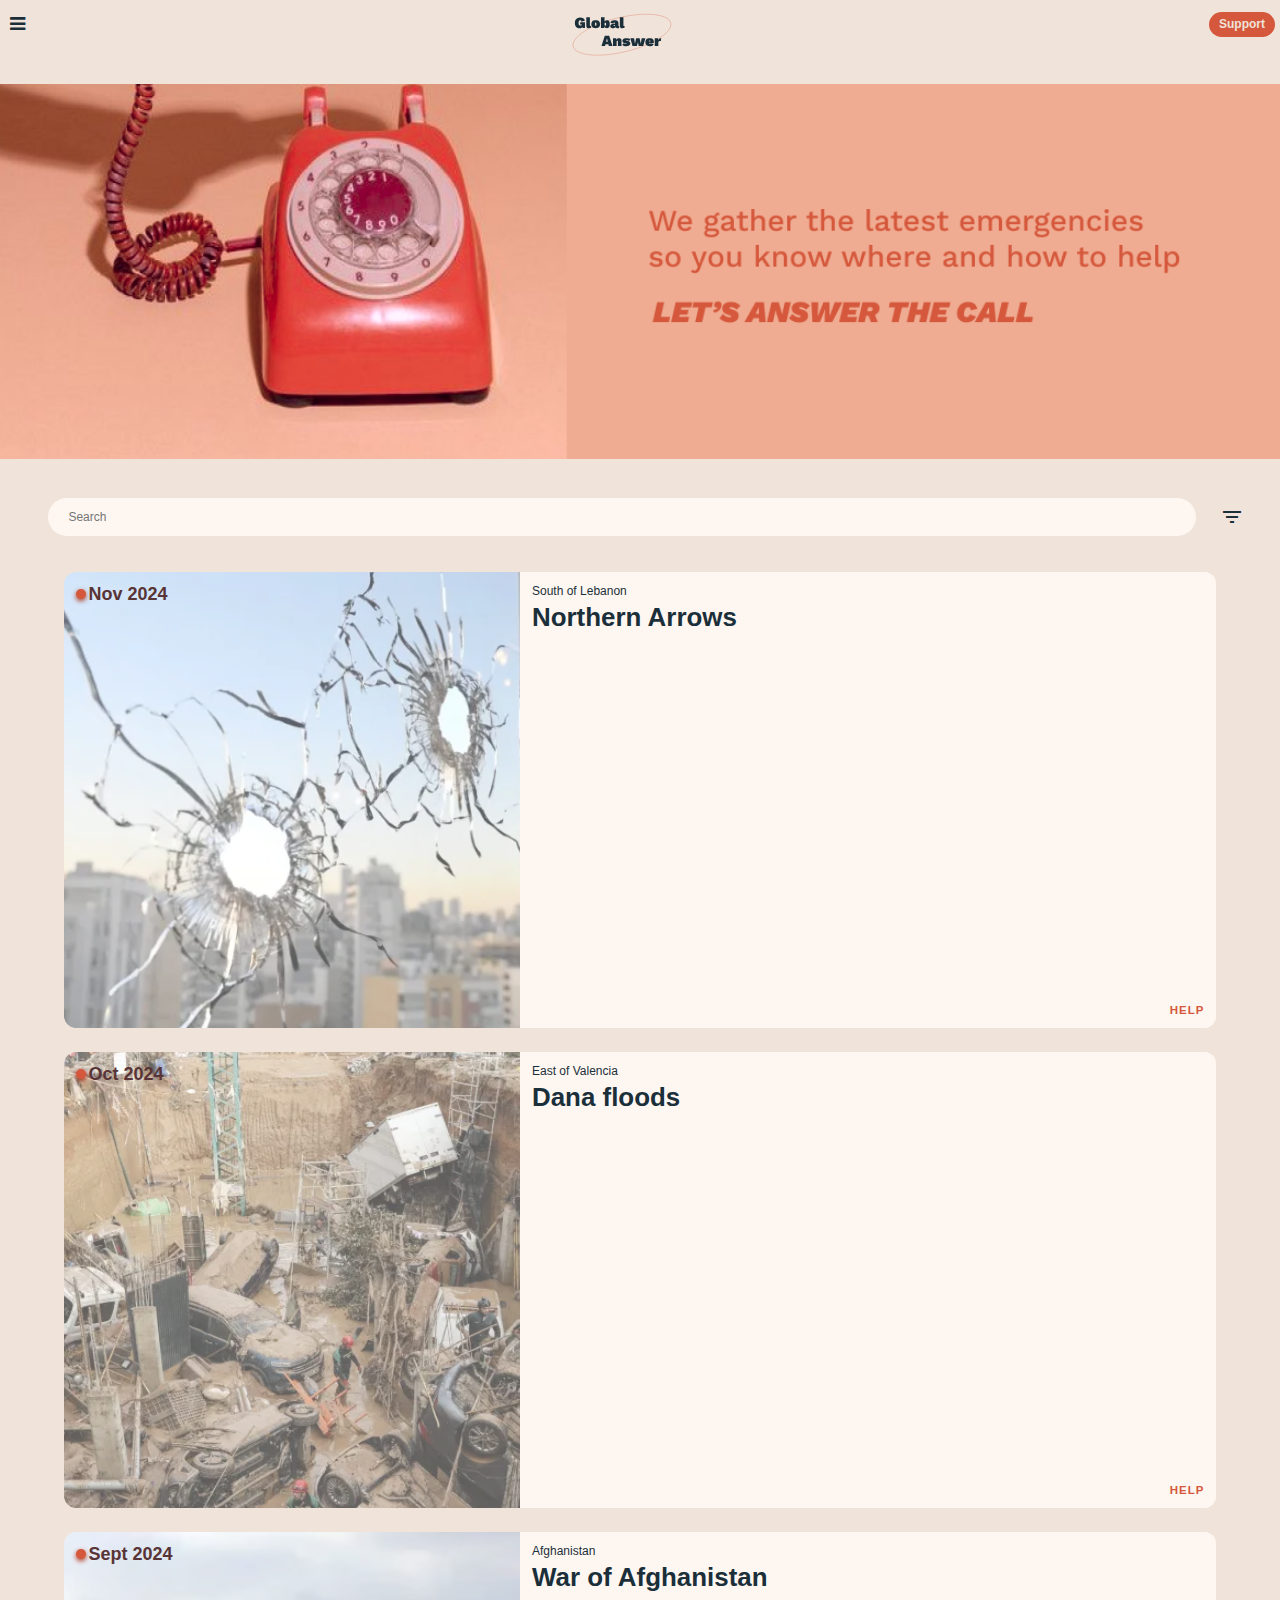
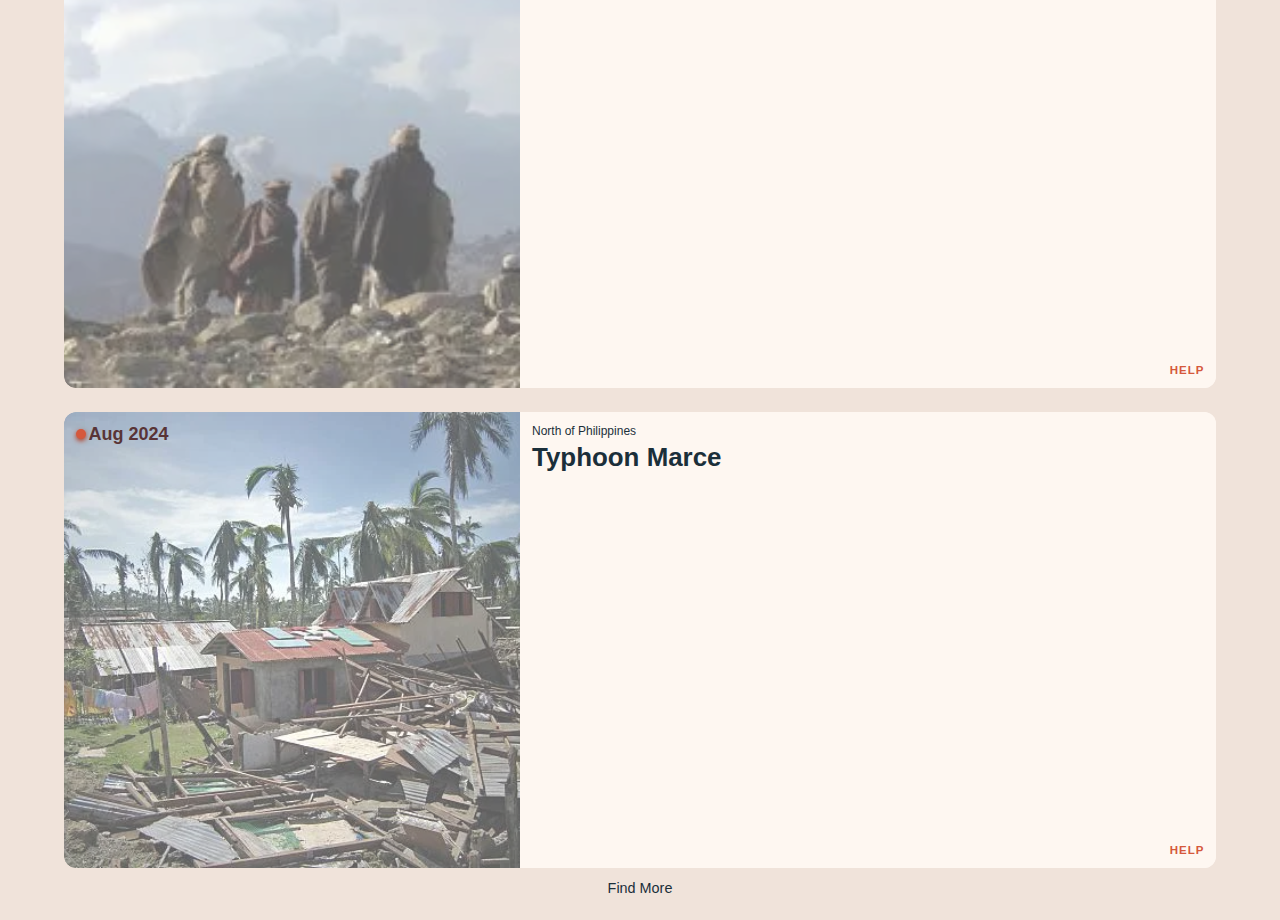
<file: index.html>
<!DOCTYPE html>
<html lang="en">

<head>
    <meta charset="UTF-8">
    <meta name="viewport" content="width=device-width, initial-scale=1.0">
    <meta name="description" content="Listado de emergencias, con información para que las personas puedan ayudar">
    <meta name="keywords" content="Emergencias, desastres naturales, ayuda humanitaria, solidaridad">
    <meta name="author" content="Begoña">

    <title> Global Answer </title>

    <link rel="stylesheet" href="./css/global.css">
    <link rel="stylesheet" href="https://cdnjs.cloudflare.com/ajax/libs/font-awesome/4.7.0/css/font-awesome.css">

    <link rel="stylesheet"
        href="https://fonts.googleapis.com/css2?family=Material+Symbols+Outlined:opsz,wght,FILL,GRAD@20..48,100..700,0..1,-50..200&icon_names=filter_list" />


</head>


<body>

    <section class="container">

        <header class="header">

            <nav class="header__navbar">
                <i class="header__burguer fa fa-bars" aria-hidden="true"> </i>

                <img class="header__logo" src="/img/logo.svg"
                    alt="logo de Global answer, escrito le rodea un óvalo naranja">

                <a class="header__action" href="index.html"> Support </a>

            </nav>

        </header>

        <main>

            <section class="call-action">
                <img class="call-action__img" src="./img/call-to.png" alt="">
            </section>

            <section class="filter">

                <span class="filter__bar">

                    <input class="filter__search" type="text" placeholder="Search">

                    <span class="filter__icon material-symbols-outlined">
                        filter_list
                    </span>
                </span>
            </section>

            <section class="cards">

                <div class="cards__1">

                    <!-- Tarjeta parte izq -->
                    <div class="cards__header">
                        <span class="cards__date">
                            <div class="cards__date-circle">
                            </div>
                            <p class="cards__txt">Nov 2024</p>
                        </span>
                        <img class="cards__image" src="./img/card1.svg" alt="Lebanon country being attacked">
                    </div>

                    <!-- Tarjeta parte derecha -->
                    <div class="cards__text">
                        <p class="cards__location"> South of Lebanon </p>

                        <h2 class="card__h2"> Northern Arrows </h2>

                        <a class="cards__link" href="index.html" target="_blank"> HELP </a>
                    </div>
                </div>


                <div class="cards__2">

                    <div class="cards__header">
                        <span class="cards__date">
                            <div class="cards__date-circle">
                            </div>
                            <p class="cards__txt"> Oct 2024</p>
                        </span>
                        <img class="cards__image" src="./img/card2.svg" alt="Valencia's flood, cars destroyed">
                    </div>



                    <a class="cards__header-link" href="emergencia-dana.html" target="_blank">
                        <div class="cards__text">
                            <p class="cards__location"> East of Valencia </p>

                            <h2 class="card__h2"> Dana floods </h2>

                            <a class="cards__link" href="emergencia-dana.html" target="_blank"> HELP </a>
                        </div>
                    </a>
                </div>



                <div class="cards__3">

                    <!-- Tarjeta parte izq -->
                    <div class="cards__header">
                        <span class="cards__date">
                            <div class="cards__date-circle">
                            </div>
                            <p class="cards__txt"> Sept 2024</p>
                        </span>
                        <img class="cards__image" src="./img/card3.svg" alt="Lebanon country being attacked">
                    </div>

                    <!-- Tarjeta parte derecha -->
                    <div class="cards__text">
                        <p class="cards__location">
                            Afghanistan </p>

                        <h2 class="card__h2"> War of Afghanistan </h2>

                        <a class="cards__link" href="index.html" target="_blank"> HELP </a>
                    </div>
                </div>

                <div class="cards__4">

                    <!-- Tarjeta parte izq -->
                    <div class="cards__header">
                        <span class="cards__date">
                            <div class="cards__date-circle">
                            </div>
                            <p class="cards__txt"> Aug 2024</p>
                        </span>
                        <img class="cards__image" src="./img/card4.svg" alt="Lebanon country being attacked">
                    </div>

                    <!-- Tarjeta parte derecha -->
                    <div class="cards__text">
                        <p class="cards__location"> North of Philippines </p>

                        <h2 class="card__h2"> Typhoon Marce </h2>

                        <a class="cards__link" href="index.html" target="_blank"> HELP </a>
                    </div>
                </div>


                <a class="cards__find-more" href="index.html"> Find More </a>
            </section>




        </main>

</body>


</html>
</file>
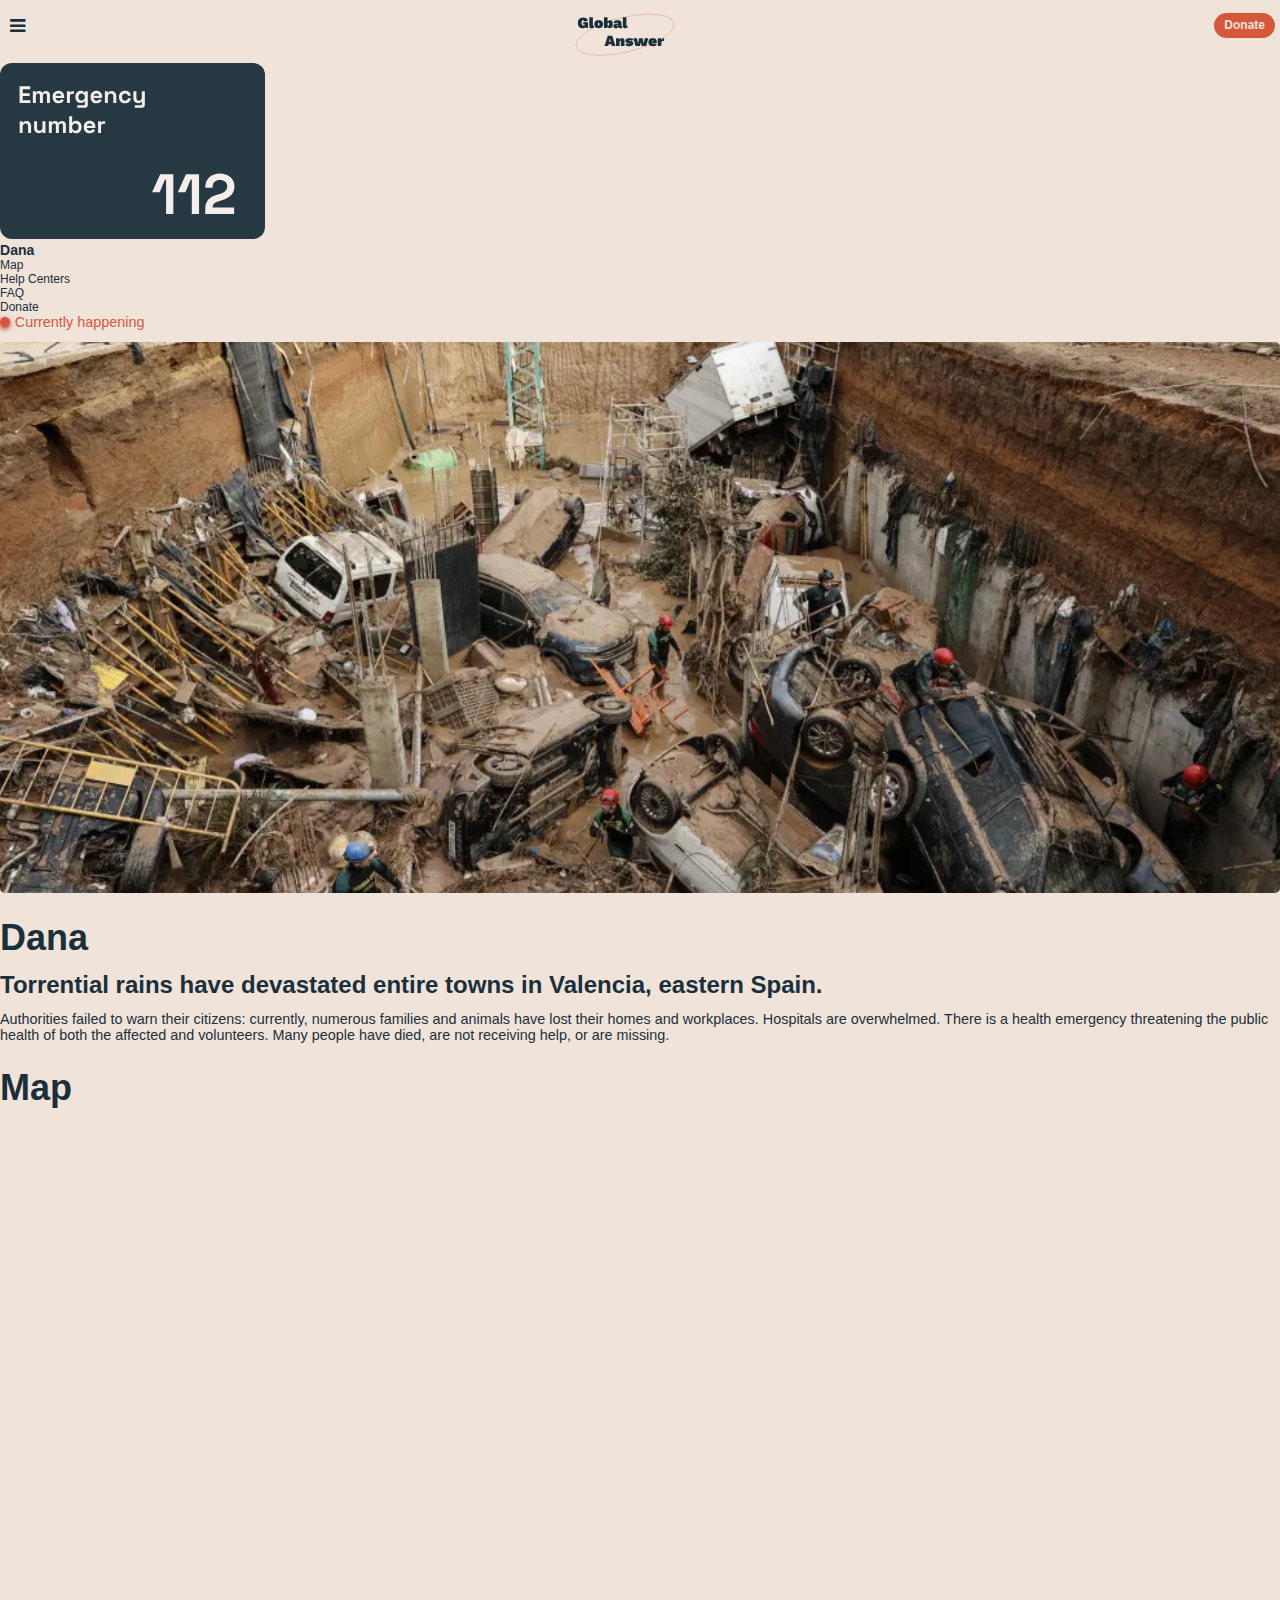
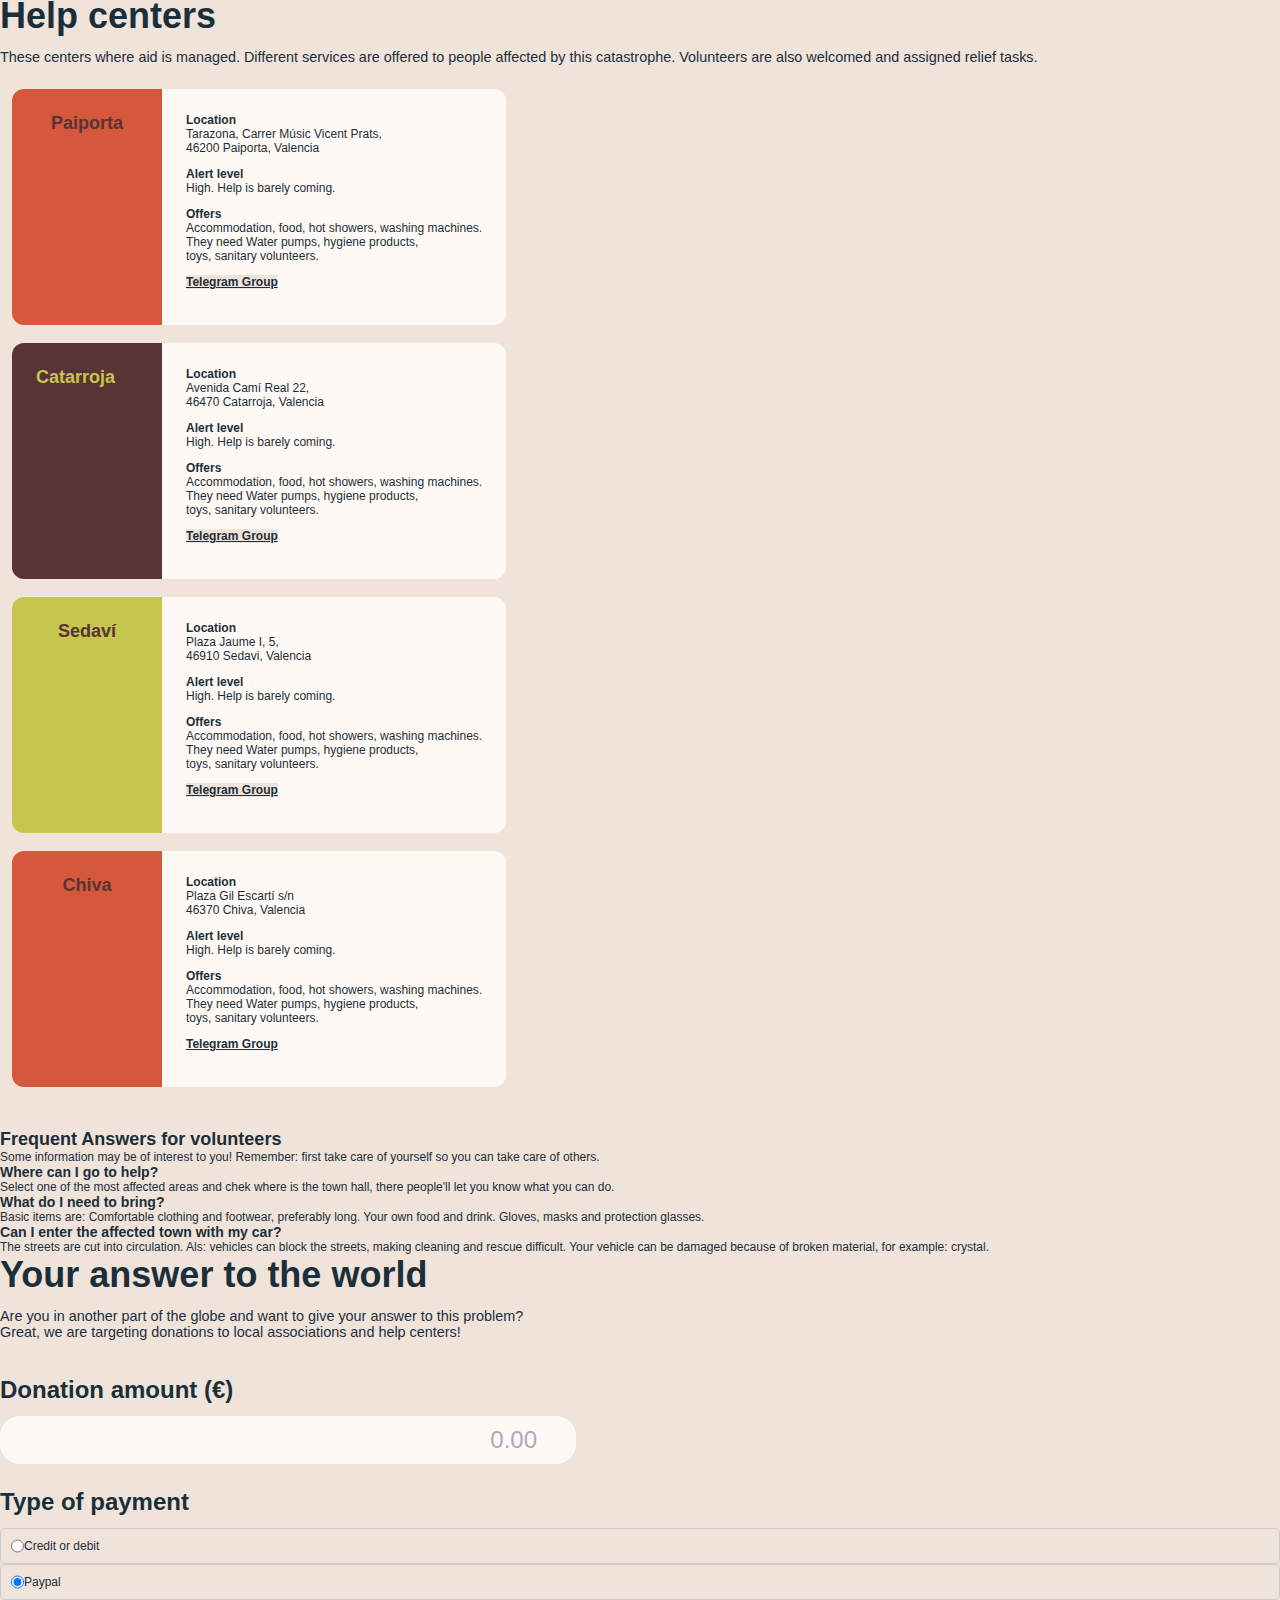
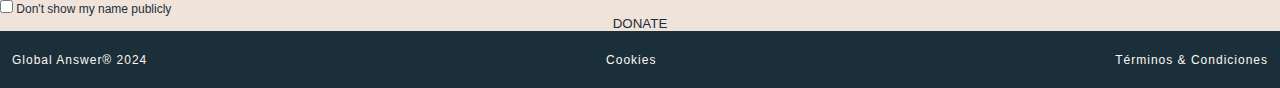
<file: emergencia-dana.html>
<!DOCTYPE html>
<html lang="en">

<head>
    <meta charset="UTF-8">
    <meta name="viewport" content="width=device-width, initial-scale=1.0">
    <meta name="description" content="Dana floods, Valencia, East villages of Spain">
    <meta name="keywords" content="Emergencias, desastres naturales, ayuda humanitaria, solidaridad">
    <meta name="author" content="Begoña">

    <title> Emergencia Dana </title>

    <link rel="stylesheet" href="./css/global.css">
    <link rel="stylesheet" href="https://cdnjs.cloudflare.com/ajax/libs/font-awesome/4.7.0/css/font-awesome.css">

    <link rel="stylesheet"
        href="https://fonts.googleapis.com/css2?family=Material+Symbols+Outlined:opsz,wght,FILL,GRAD@20..48,100..700,0..1,-50..200&icon_names=filter_list" />


</head>


<body>

    <section class="container__grid">

        <header class="header__fixed">

            <nav class="header__navbar">
                <i class="header__burguer fa fa-bars" aria-hidden="true"> </i>

                <a href="index.html"> <img class="header__logo" src="/img/logo.svg"
                        alt="Global answer logo written. An orange oval surrounds him"> </a>
                <a class="header__action" href="index.html"> Donate </a>
            </nav>

        </header>

        <main class="main__emergencia-dana">
            <aside>

                <img class="aside__img-emergency" src="img/aside-emergency.svg"
                    alt="in white letters you can read emergency number 112, background color is marine blue">


                <nav class="nav__intern">
                    <h3 class="nav__intern-title"> <a class="nav__links" href="#" data-target="intro"> Dana </a> </h3>
                    <ul class="nav__internList">
                        <li class="nav__internList-items"> <a class="nav__links" href="#" data-target="map">Map</a>
                        </li>
                        <li class="nav__internList-items"> <a class="nav__links" href="#" data-target="centers">Help
                                Centers</a> </li>
                        <li class="nav__internList-items"> <a class="nav__links" href="#" data-target="faq">FAQ</a>
                        </li>
                        <li class="nav__internList-items"><a class="nav__links" href="#" data-target="donate">
                                Donate</a> </li>
                    </ul>
                </nav>

            </aside>

            <article class="article__emergencia-dana">

                <header class="header__dana">
                    <span class="header__dana-advice">
                        <div class="header__dana-circle">
                        </div>
                        <p class="header__dana-txt"> Currently happening </p>
                    </span>
                    <img class="header__dana-img" src="./img/dana-horizontal.svg"
                        alt="Valencia's flood, cars destroyed">
                </header>

                <section class="intro__dana" data-section="intro">
                    <h2 class="intro__dana-h2">
                        Dana
                    </h2>

                    <h5 class="intro__dana-h5">
                        Torrential rains have devastated entire towns in Valencia, eastern Spain.
                    </h5>

                    <p class="intro__dana-txt">

                        Authorities failed to warn their citizens: currently, numerous families and animals have lost
                        their homes and workplaces. Hospitals are overwhelmed. There is a health emergency threatening
                        the public health of both the affected and volunteers. Many people have died, are not receiving
                        help, or are missing.
                    </p>
                </section>

                <section class="mapa__dana" data-section="map">

                    <h2 class="mapa__dana-h2">
                        Map
                    </h2>
                    <iframe class="mapa__dana-iframe"
                        src="https://www.google.com/maps/embed?pb=!1m14!1m12!1m3!1d197117.6165064942!2d-0.5944624504521663!3d39.47017004970166!2m3!1f0!2f0!3f0!3m2!1i1024!2i768!4f13.1!5e0!3m2!1sen!2ses!4v1731069019437!5m2!1sen!2ses"
                        width="600" height="450" style="border:0;" allowfullscreen="" loading="lazy"
                        referrerpolicy="no-referrer-when-downgrade"></iframe>
                </section>

                <section class="centers__dana" data-section="centers">

                    <h2 class="centers__dana-h2">
                        Help centers
                    </h2>

                    <p class="centers__dana-txt">
                        These centers where aid is managed. Different services are offered to people affected by this
                        catastrophe. Volunteers are also welcomed and assigned relief tasks.

                    </p>

                    <div class="cards__grid">
                        <div class="cards__centers">

                            <!-- Tarjeta parte izq -->
                            <div class="cards__izquierda">

                                <p class="cards__txt">Paiporta</p>

                            </div>

                            <!-- Tarjeta parte derecha -->
                            <div class="cards__derecha">
                                <ul class="cards__list">
                                    <li class="cards__listInfo"> <strong> Location</strong> <br> Tarazona, Carrer Músic
                                        Vicent Prats, <br> 46200 Paiporta, Valencia </li>
                                    <li class="cards__listInfo"> <strong> Alert level</strong> <br> High. Help is barely
                                        coming.</li>

                                    <li class="cards__listInfo">
                                        <strong> Offers </strong><br> Accommodation, food, hot showers, washing
                                        machines.
                                        <br> They need Water pumps, hygiene products, <br> toys, sanitary volunteers.

                                        <a class="cards__listInfo-link" href="https://web.telegram.org/k/"
                                            target="_blank">
                                    <li class="cards__listInfo cards__listInfo-under"> <strong> Telegram Group </strong>
                                    </li>
                                    </a>

                                </ul>
                            </div>
                        </div>

                        <div class="cards__centers cards__centers--2">

                            <!-- Tarjeta parte izq -->
                            <div class="cards__izquierda cards__izquierda--2">

                                <p class="cards__txt cards__txt--2">Catarroja</p>

                            </div>

                            <!-- Tarjeta parte derecha -->
                            <div class="cards__derecha">
                                <ul class="cards__list">
                                    <li class="cards__listInfo"> <strong> Location</strong> <br>Avenida Camí Real 22,
                                        <br> 46470 Catarroja, Valencia
                                    </li>
                                    <li class="cards__listInfo"> <strong> Alert level</strong> <br> High. Help is barely
                                        coming.</li>

                                    <li class="cards__listInfo">
                                        <strong> Offers </strong><br> Accommodation, food, hot showers, washing
                                        machines.
                                        <br> They need Water pumps, hygiene products, <br> toys, sanitary volunteers.

                                        <a class="cards__listInfo-link" href="https://web.telegram.org/k/"
                                            target="_blank">
                                    <li class="cards__listInfo cards__listInfo-under"> <strong> Telegram Group </strong>
                                    </li>
                                    </a>

                                </ul>
                            </div>
                        </div>

                        <div class="cards__centers cards__centers--3">

                            <!-- Tarjeta parte izq -->
                            <div class="cards__izquierda cards__izquierda--3">

                                <p class="cards__txt cards__txt--3"> Sedaví</p>

                            </div>

                            <!-- Tarjeta parte derecha -->
                            <div class="cards__derecha">
                                <ul class="cards__list">
                                    <li class="cards__listInfo"> <strong> Location</strong> <br>Plaza Jaume I, 5,
                                        <br>46910 Sedavi, Valencia
                                    </li>
                                    <li class="cards__listInfo"> <strong> Alert level</strong> <br> High. Help is barely
                                        coming.</li>

                                    <li class="cards__listInfo">
                                        <strong> Offers </strong><br> Accommodation, food, hot showers, washing
                                        machines.
                                        <br> They need Water pumps, hygiene products, <br> toys, sanitary volunteers.


                                        <a class="cards__listInfo-link" href="https://web.telegram.org/k/"
                                            target="_blank">
                                    <li class="cards__listInfo cards__listInfo-under"> <strong> Telegram Group </strong>
                                    </li>
                                    </a>

                                </ul>
                            </div>
                        </div>

                        <div class="cards__centers cards__centers--4">

                            <!-- Tarjeta parte izq -->
                            <div class="cards__izquierda cards__izquierda--4">

                                <p class="cards__txt cards__txt--4"> Chiva </p>

                            </div>

                            <!-- Tarjeta parte derecha -->
                            <div class="cards__derecha">
                                <ul class="cards__list">
                                    <li class="cards__listInfo"> <strong> Location</strong> <br>Plaza Gil Escartí s/n
                                        <br> 46370 Chiva, Valencia
                                    </li>
                                    <li class="cards__listInfo"> <strong> Alert level</strong> <br> High. Help is barely
                                        coming.</li>

                                    <li class="cards__listInfo">
                                        <strong> Offers </strong><br> Accommodation, food, hot showers, washing
                                        machines.
                                        <br> They need Water pumps, hygiene products, <br> toys, sanitary volunteers.
                                    </li>

                                    <a class="cards__listInfo-link" href="https://web.telegram.org/k/" target="_blank">
                                        <li class="cards__listInfo cards__listInfo-under"> <strong> Telegram Group
                                            </strong>
                                        </li>
                                    </a>

                                </ul>
                            </div>
                        </div>
                    </div>

                </section>


                <section class="section__faq" data-section="faq">

                    <h2 class="list__faq-h2"> Frequent Answers for volunteers </h2>

                    <p class="list__faq-subtitle"> Some information may be of interest to you! Remember: first take care
                        of yourself so you can take care of others. </p>

                    <ul class="list__faq">
                        <li class="list__faq-items">
                            <h3 class="list__faq-h3">Where can I go to help? </h3>
                            <p class="list__faq-answers"> Select one of the most affected areas and chek where is the
                                town hall, there people'll let you know what you can do. </p>
                        </li>
                        <li class="list__faq-items">
                            <h3 class="list__faq-h3">What do I need to bring? </h3>
                            <p class="list__faq-answers"> Basic items are: Comfortable clothing and footwear, preferably
                                long. Your own food and drink. Gloves, masks and protection glasses. </p>
                        </li>
                        <li class="list__faq-items">
                            <h3 class="list__faq-h3">Can I enter the affected town with my car? </h3>
                            <p class="list__faq-answers"> The streets are cut into circulation. Als: vehicles can block
                                the streets, making cleaning and rescue difficult. Your vehicle can be damaged because
                                of broken material, for example: crystal.
                            </p>
                        </li>
                    </ul>
                </section>

                <section class="form__dana" data-section="donate">
                    <h2 class="form__dana-h2">
                        Your answer to the world
                    </h2>

                    <p class="form__dana-txt">
                        Are you in another part of the globe and want to give your answer to this problem? <br> Great,
                        we are targeting donations to local associations and help centers!
                    </p>

                    <form>
                        <label class="form__eurosText" for="cantidad"> Donation amount (€) </label>
                        <input class="form__eurosImput" type="number" min="0" step="0.01" value="0.00">
                    </form>


                    <form class="form__payment">

                        <p class="form__eurosText">Type of payment</p>

                        <div class="form__paymentStyle">
                            <input class="form__paymentImput" type="radio" name="pago" value="creditodebito">
                            <label class="form__label" for="creditodebito">Credit or debit</label>
                        </div>


                        <div class="form__paymentStyle">
                            <input class="form__paymentImput" type="radio" name="pago" value="paypal" checked>
                            <label class="form__label" for="paypal">Paypal</label>
                        </div>
                    </form>

                    <form class="form__checkboxStyle">
                        <input class="form__checkbox" type="checkbox" name="anonimo">
                        <label class="form__checkboxLabel" for="anonimo">Don't show my name publicly</label>
                    </form>

                    <button class="botonDonar" type="submit"> DONATE </button>

                    <!-- <div>


                        <form class="comment-form">

                            <textarea id="comment" name="comment" rows="4"
                                placeholder="¿Qué te ha parecido? Escribe aquí tu respuesta..."></textarea>

                            <button id="boton-re" type="submit"> Enviar</button>
                        </form>
                    </div> -->
                </section>

            </article>

        </main>


        <footer class="footer">
            <ul class="footer__links">
                <li class="footer__link">Global Answer® 2024</li>
                <li class="footer__link">Cookies</li>
                <li class="footer__link">Términos & Condiciones</li>
            </ul>
        </footer>

</body>

<script>

    document.querySelectorAll('[data-target]').forEach(link => {
        link.addEventListener('click', (event) => {

            event.preventDefault();

            const target = event.target.dataset.target;

            const section = document.querySelector(`[data-section="${target}"]`);

            section.scrollIntoView({ behavior: 'smooth',
             });
           
        });
    });

</script>

</html>
</file>
<file: css/global.css>
@font-face {
    font-family: 'Work Sans';
    src: url('./fonts/worksans-black.ttf') format('truetype');
}

/* @font-face {
    font-family: 'Space Grotesk';
    src: url('./fonts/spacegrotesk-medium.otf') format('truetype')     
} */

html {
    font-size: 12px;
}

* {
    box-sizing: border-box;
    padding: 0px;
    margin: 0px;
    text-decoration: none;
    border-style: none;
    color: #1B2F3A;
    background-color: #F0E3DA;
    font-family: 'Space Grotesk', Helvetica, Arial, sans-serif;
    ;

}

.container {
    display: flex;
    flex-direction: column;
    height: 100vh;
}

/* HEADER */

.header__navbar {
    display: flex;
    justify-content: space-between;
    align-items: center;

}

.header__burguer.fa.fa-bars {
    margin-left: 10px;
    padding-right: 10px;
    margin-top: -1rem;
    font-size: 18px;
}


.header__logo {
    margin-top: 0.5rem;
}

.header__action {
    background-color: #D5583C;
    color: #F0E3DA;
    border-radius: 20px;

    font-size: 12px;
    font-weight: bold;

    padding: 5px 10px 6px 10px;
    margin-right: 5px;
    margin-top: -1rem;

}

/* SECCION 1: CALL TO ACTION IMAGEN */

.call-action {
    width: 100%;
    text-align: center;

}

.call-action__img {
    height: 100%;
    width: 100%;
    height: auto;
    max-width: 100vw;

    margin-top: 2rem;
}


/* SECCION 2: FILTRADO */

.filter {
    width: 100%;
}

.filter__bar {
    display: flex;
    width: 100%;
    justify-content: space-between;
    align-items: center;
    padding: 2rem 3rem;

}

.filter__search {
    flex: 1;
    max-width: 100%;
    padding: 1rem 1.7rem;
    margin: 1rem 2rem 1rem 1rem;
    /* margin right more */

    border-radius: 20px;
    outline: none;
    font-size: 1rem;
    font-weight: 300;
    background-color: #fef7f1;
}

/* SECTION 3 */

.cards {
    display: flex;
    flex-direction: column;
    align-items: center;


}


.cards__1 {
    position: relative;
    display: flex;
    flex-direction: row;
    width: 90%;
    /* Antes tenía max-width, corregido a width */

    background-color: #fef7f1;
    border-radius: 12px;
    overflow: hidden;
    /* Para asegurar que el borde redondeado funcione correctamente */
    margin-bottom: 2rem;
}

.cards__2 {
    position: relative;
    display: flex;
    flex-direction: row;
    width: 90%;

    background-color: #fef7f1;
    border-radius: 12px;
    overflow: hidden;
    margin-bottom: 2rem;
}

.cards__3 {
    position: relative;
    display: flex;
    flex-direction: row;
    width: 90%;

    background-color: #fef7f1;
    border-radius: 12px;
    overflow: hidden;
    margin-bottom: 2rem;
}


.cards__4 {
    position: relative;
    display: flex;
    flex-direction: row;
    width: 90%;
    background-color: #fef7f1;
    border-radius: 12px;
    overflow: hidden;
}


/* Tarjeta parte izq */

.cards__header {
    position: relative;
    display: flex;
    width: 40%;
}

.cards__date {
    position: absolute;
    top: 1rem;
    left: 1rem;

    display: inline-flex;
    align-items: center;
    background: none;
}

.cards__txt {
    background: none;
    font-weight: bold;
}


.cards__date-circle {

    width: 10px;
    height: 10px;
    border-radius: 50%;
    background-color: #D5583C;

    margin-right: 0.2rem;

    box-shadow: 0 2px 5px #af3519;
}



.cards__image {
    width: 100%;
    max-width: 100%;
    object-fit: cover;
    border-radius: 12px 0 0 12px;

}

/* Tarjeta parte drcha */

.cards__header-link {
    cursor: pointer;
}

.cards__text {
    width: 60%;
    font-size: 1.2rem;
    margin-left: 1rem;
    background-color: #fef7f1;
    color: #1B2F3A;
}

.cards__location {
    font-size: 12px;
    margin-bottom: 5px;
    margin-top: 1em;
    background: none;
}

.card__h2 {
    font-size: 1.8em;
    /* line-height: 1em; */

    font-weight: bold;
    background: none;
}

.cards__link {
    width: auto;
    position: absolute;
    bottom: 1em;
    right: 1em;
    text-align: right;
    margin-top: 10px;

    background: none;
    color: #D5583C;

    font-size: 0.8em;
    text-decoration: none;
    font-weight: bold;
    letter-spacing: 1px;
}

.cards__find-more {
    display: flex;
    justify-content: center;
    font-size: 1.2rem;
    margin: 1rem 0rem 2rem 0rem;
}

/* FOOTER */

.footer {
    background-color: #1B2F3A;
    padding: 1.8rem 1rem;
    display: flex;
    text-decoration: none;
    list-style: none;
}

.footer__links {
    display: flex;
    flex: 1;
    justify-content: space-between;
    align-content: center;

    background: none;
    font-size: 1rem;
    letter-spacing: 1px;
}

.footer__link {
    list-style: none;
    text-decoration: none;

    background: none;
    color: #fef7f1;
}

/* DANA PAGE · DANA PAGE · DANA PAGE */


/* HEADER DANA */

.emergency__dana {
    display: flex;
    flex-direction: column;
    justify-content: center;
    margin: 1.5rem;
    margin-top: 2rem;
}

.header__dana {
    display: flex;
    flex-direction: column;
}

.header__dana-advice {
    display: flex;
    flex-direction: row;
    align-items: center;
    font-size: 1.2rem;

    margin-bottom: 1rem;
}

.header__dana-txt {
    color: #D5583C;

}

.header__dana-circle {
    width: 10px;
    height: 10px;
    border-radius: 50%;

    background-color: #D5583C;
    box-shadow: 0 2px 5px #af3519;
    box-shadow: 0 2px 5px #af3519;

    margin-right: 0.4rem;
}

.header__dana-img {
    border-radius: 5px;
}

/* INTRO DANA */

.intro__dana {
    margin-top: 2rem;
    margin-bottom: 2rem;
}

.intro__dana-h2 {
    font-size: 3rem;
    margin-bottom: 1rem;
}

.intro__dana-h5 {
    font-size: 2rem;
    margin-bottom: 1rem;
}

.intro__dana-txt {
    font-size: 1.2rem;
    margin-bottom: 1rem;

}

/* MAPA DANA */

.mapa__dana {
    display: flex;
    flex-direction: column;
    justify-content: center;
    margin-bottom: 2rem;
}

.mapa__dana-h2 {
    display: flex;
    font-size: 3rem;
    margin-bottom: 1rem;
}

.mapa__dana-iframe {
    display: flex;
    width: 100%;
}


/* CENTERS DANA */

.centers__dana {
    display: flex;
    flex-direction: column;
    justify-content: center;
    margin-bottom: 2rem;
}

.centers__dana-h2 {
    display: flex;
    font-size: 3rem;
    margin-bottom: 1rem;
}

.centers__dana-txt {
    font-size: 1.2rem;
    margin-bottom: 1rem;
}



.cards__centers {
    display: flex;
    flex-direction: row;
    margin: 1rem 1rem 1.5rem;

}

/* Tarjeta parte izquierda */

.cards__izquierda {
    display: flex;
    width: 150px;

    justify-content: center;
    background-color: #D5583C;
    padding: 2rem;

    border-radius: 12px 0px 0px 12px;
}


.cards__txt {
    display: flex;
    background: none;
    color: #593436;
    font-size: 1.5rem;
}

.cards__derecha {
    display: flex;
    justify-content: space-between;


}

.cards__list {
    padding: 2rem;
    background-color: #FFF9F5;
    border-radius: 0px 12px 12px 0px;
}

strong {
    background: none;
}

.cards__listInfo {
    background: none;
    list-style: none;
    margin-bottom: 1rem;

}



.cards__listInfo-under {
    text-decoration: underline;
}

/* Cards version 2: CATARROJA  */
.cards__izquierda.cards__izquierda--2 {
    background-color: #593436;
    width: 150px;
}

.cards__txt.cards__txt--2 {
    color: #C6C54D;
    width: 150px;
}

/* Cards version 2: SEDAVÍ  */
.cards__izquierda.cards__izquierda--3 {
    background-color: #C6C54D;

}

.cards__txt.cards__txt--3 {
    color: #593436;
}


/* DONATION FORM */

.form__dana-h2 {
    display: flex;
    font-size: 3rem;
    margin-bottom: 1rem;
}

.form__dana-txt {
    font-size: 1.2rem;
    margin-bottom: 1rem;
}


.form__dana {
    display: flex;
    flex-direction: column;
}

.form__eurosText {
    display: flex;
    margin-top: 2rem;
    margin-bottom: 1rem;
    font-size: 2rem;
    font-weight: bold;
}

.form__eurosImput {
    width: 45%;
    height: 30px;
    background-color: #FFF9F5;
    color: #a6a9c5;
    /* border: 1px solid #1B2F3A;  */
    border-radius: 20px;
    text-align: right;
    padding: 2rem;
    font-size: 2rem;
}


.form__payment {
    display: flex;
    flex-direction: column;
}

.form__paymentStyle { 
display: flex;
flex-direction: row;
  padding: 10px;
  border: 1px solid #ccc;
  border-radius: 5px;

}
.creditodebito {
    width: 20px;
    height: 20px;
    font-size: 1rem;
}
</file>
